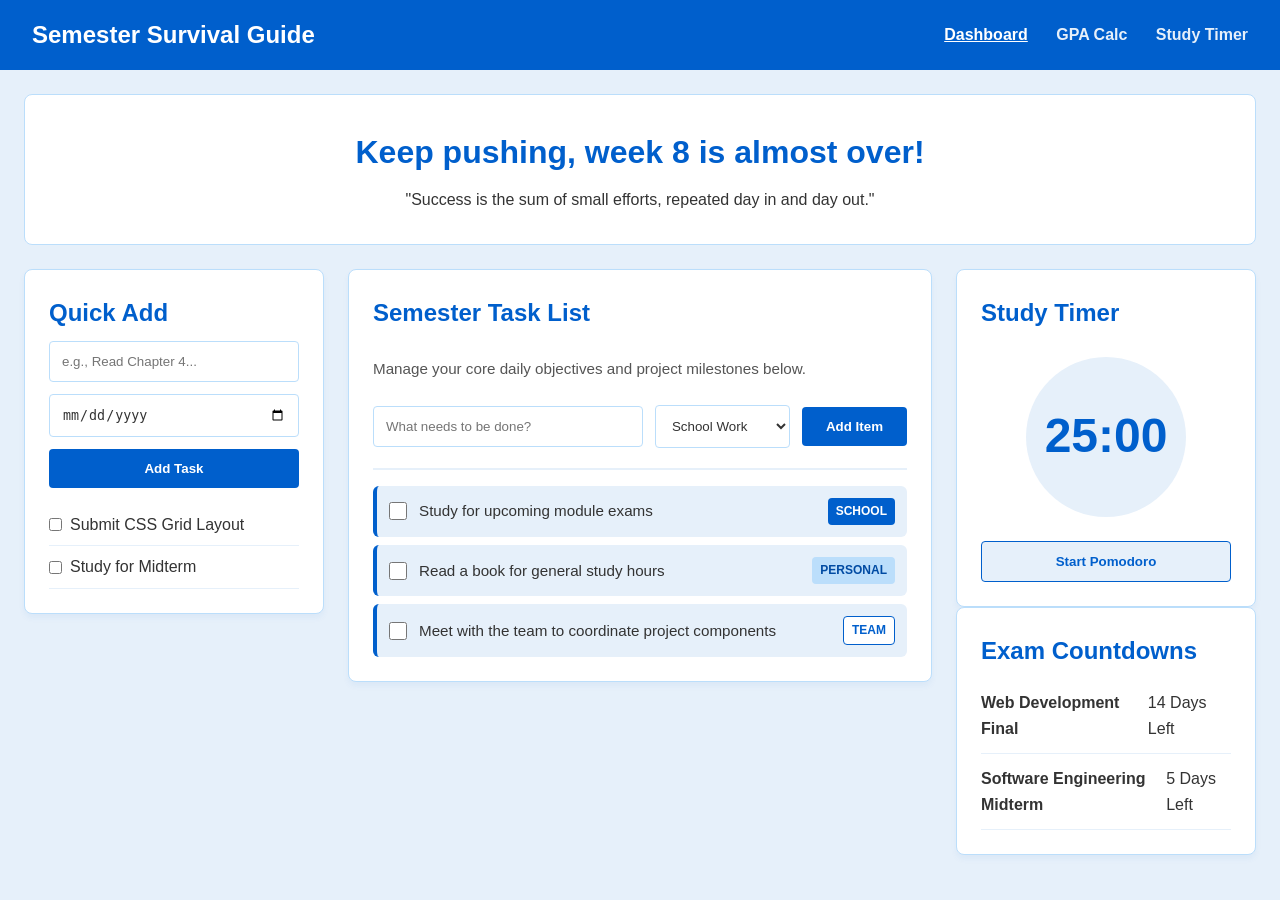
<file: team project/index.html>
<!DOCTYPE html>
<html lang="en">
<head>
    <meta charset="UTF-8">
    <meta name="viewport" content="width=device-width, initial-scale=1.0">
    <title>Semester Survival Guide</title>
    <meta name="description" content="A robust student study planner and dashboard built with accessibility and progressive enhancement in mind.">
    <link rel="stylesheet" href="styles.css">
</head>
<body>

    <header class="top-nav">
        <div class="logo">Semester Survival Guide</div>
        <nav>
            <a href="#" class="active">Dashboard</a>
            <a href="#">GPA Calc</a>
            <a href="#">Study Timer</a>
        </nav>
    </header>

    <main class="dashboard-grid">
        
        <header class="dashboard-hero">
            <h1>Keep pushing, week 8 is almost over!</h1>
            <p id="quote-placeholder">"Success is the sum of small efforts, repeated day in and day out."</p>
        </header>

        <aside class="sidebar-left">
            <section class="card task-tracker">
                <h2>Quick Add</h2>
                <div class="quick-add">
                    <label for="new-task" class="sr-only">New Assignment</label>
                    <input type="text" id="new-task" placeholder="e.g., Read Chapter 4...">
                    
                    <label for="task-date" class="sr-only">Due Date</label>
                    <input type="date" id="task-date">
                    
                    <button type="button" class="btn-primary">Add Task</button>
                </div>
                
                <ul class="task-list">
                    <li>
                        <input type="checkbox" id="task1">
                        <label for="task1">Submit CSS Grid Layout</label>
                    </li>
                    <li>
                        <input type="checkbox" id="task2">
                        <label for="task2">Study for Midterm</label>
                    </li>
                </ul>
            </section>
        </aside>

        <section class="main-content">
            <div class="card todo-container">
                <h2>Semester Task List</h2>
                <p class="section-desc">Manage your core daily objectives and project milestones below.</p>
                
                <div class="todo-form">
                    <div class="form-group text-input">
                        <label for="main-todo-input" class="sr-only">Add a new task</label>
                        <input type="text" id="main-todo-input" placeholder="What needs to be done?">
                    </div>
                    <div class="form-group select-input">
                        <label for="main-todo-category" class="sr-only">Category</label>
                        <select id="main-todo-category">
                            <option value="school">School Work</option>
                            <option value="team">Team Collaboration</option>
                            <option value="personal">Personal Reading / Growth</option>
                        </select>
                    </div>
                    <button type="button" class="btn-primary" id="add-todo-btn">Add Item</button>
                </div>

                <ul class="todo-list">
                    <li class="todo-item">
                        <input type="checkbox" id="todo-1">
                        <label for="todo-1">Study for upcoming module exams</label>
                        <span class="category-badge school">School</span>
                    </li>
                    <li class="todo-item">
                        <input type="checkbox" id="todo-2">
                        <label for="todo-2">Read a book for general study hours</label>
                        <span class="category-badge personal">Personal</span>
                    </li>
                    <li class="todo-item">
                        <input type="checkbox" id="todo-3">
                        <label for="todo-3">Meet with the team to coordinate project components</label>
                        <span class="category-badge team">Team</span>
                    </li>
                </ul>
            </div>
        </section>

        <aside class="sidebar-right">
            <section class="card study-tool">
                <h2>Study Timer</h2>
                <div class="clock-placeholder">
                    <span class="time-display">25:00</span>
                </div>
                <button type="button" class="btn-secondary">Start Pomodoro</button>
            </section>

            <section class="card exam-countdown">
                <h2>Exam Countdowns</h2>
                <div class="countdown-item">
                    <strong>Web Development Final</strong>
                    <span>14 Days Left</span>
                </div>
                <div class="countdown-item">
                    <strong>Software Engineering Midterm</strong>
                    <span>5 Days Left</span>
                </div>
            </section>
        </aside>

    </main>

</body>
</html>
</file>
<file: team project/styles.css>
/* --- Global Variables & Resets --- */
:root {
    --primary-blue: #005fcc;
    --primary-hover: #004ba3;
    --light-blue: #e6f0fa;
    --border-blue: #bbdefb;
    --white: #ffffff;
    --text-dark: #333333;
    --text-light: #555555;
}

* {
    box-sizing: border-box;
    margin: 0;
    padding: 0;
}

body {
    font-family: Arial, sans-serif;
    background-color: var(--light-blue);
    color: var(--text-dark);
    line-height: 1.6;
}

/* Accessibility: Hidden labels for screen readers but kept layout clean */
.sr-only {
    position: absolute;
    width: 1px;
    height: 1px;
    padding: 0;
    margin: -1px;
    overflow: hidden;
    clip: rect(0, 0, 0, 0);
    border: 0;
}

/* --- Typography & Focus States --- */
h1, h2 {
    color: var(--primary-blue);
    margin-bottom: 0.5rem;
}

a:focus-visible, 
input:focus-visible, 
select:focus-visible, 
button:focus-visible {
    outline: 3px solid var(--primary-blue);
    outline-offset: 2px;
}

/* --- Global Header --- */
.top-nav {
    background-color: var(--primary-blue);
    color: var(--white);
    padding: 1rem 2rem;
    display: flex;
    flex-wrap: wrap;
    justify-content: space-between;
    align-items: center;
}

.top-nav .logo {
    font-size: 1.5rem;
    font-weight: bold;
}

.top-nav nav a {
    color: var(--light-blue);
    text-decoration: none;
    margin-left: 1.5rem;
    font-weight: bold;
}

.top-nav nav a.active, 
.top-nav nav a:hover {
    color: var(--white);
    text-decoration: underline;
}

/* --- Mobile-First Layout Base --- */
.dashboard-grid {
    padding: 1.5rem;
    display: grid;
    gap: 1.5rem;
}

.card {
    background-color: var(--white);
    border: 1px solid var(--border-blue);
    border-radius: 8px;
    padding: 1.5rem;
    box-shadow: 0 4px 6px rgba(0, 95, 204, 0.05);
}

.dashboard-hero {
    text-align: center;
    background-color: var(--white);
    padding: 2rem;
    border-radius: 8px;
    border: 1px solid var(--border-blue);
}

/* --- Base Form Controls & Buttons --- */
input[type="text"], 
input[type="date"], 
select {
    width: 100%;
    padding: 0.75rem;
    margin-bottom: 0.75rem;
    border: 1px solid var(--border-blue);
    border-radius: 4px;
    background-color: var(--white);
    color: var(--text-dark);
}

button {
    width: 100%;
    padding: 0.75rem;
    border: none;
    border-radius: 4px;
    font-weight: bold;
    cursor: pointer;
    transition: background-color 0.2s;
}

.btn-primary {
    background-color: var(--primary-blue);
    color: var(--white);
}

.btn-primary:hover {
    background-color: var(--primary-hover);
}

.btn-secondary {
    background-color: var(--light-blue);
    color: var(--primary-blue);
    border: 1px solid var(--primary-blue);
}

.btn-secondary:hover {
    background-color: var(--border-blue);
}

/* --- Left Column: Simple Task List --- */
.task-list {
    list-style: none;
    margin-top: 1rem;
}

.task-list li {
    padding: 0.5rem 0;
    border-bottom: 1px solid var(--light-blue);
    display: flex;
    align-items: center;
    gap: 0.5rem;
}

/* --- Center Column: Main To-Do Layout --- */
.todo-container {
    display: flex;
    flex-direction: column;
    gap: 1rem;
}

.section-desc {
    color: var(--text-light);
    font-size: 0.95rem;
    margin-bottom: 0.5rem;
}

.todo-form {
    display: flex;
    flex-direction: column;
    gap: 0.75rem;
    padding-bottom: 1.25rem;
    border-bottom: 2px solid var(--light-blue);
}

.todo-form .form-group {
    width: 100%;
}

.todo-form input, 
.todo-form select {
    margin-bottom: 0; /* Clear baseline spacing for inline alignment later */
}

.todo-list {
    list-style: none;
    display: flex;
    flex-direction: column;
    gap: 0.5rem;
}

.todo-item {
    display: flex;
    align-items: center;
    gap: 0.75rem;
    padding: 0.75rem;
    background-color: var(--light-blue);
    border-radius: 6px;
    border-left: 4px solid var(--primary-blue);
}

.todo-item input[type="checkbox"] {
    width: 18px;
    height: 18px;
    cursor: pointer;
}

.todo-item label {
    flex-grow: 1;
    cursor: pointer;
    font-size: 0.95rem;
}

/* Clean strike-through presentation state when completed */
.todo-item input[type="checkbox"]:checked + label {
    text-decoration: line-through;
    color: var(--text-light);
}

/* --- Category Badges --- */
.category-badge {
    font-size: 0.75rem;
    font-weight: bold;
    padding: 0.25rem 0.5rem;
    border-radius: 4px;
    text-transform: uppercase;
    white-space: nowrap;
}

.category-badge.school {
    background-color: var(--primary-blue);
    color: var(--white);
}

.category-badge.team {
    background-color: var(--white);
    color: var(--primary-blue);
    border: 1px solid var(--primary-blue);
}

.category-badge.personal {
    background-color: var(--border-blue);
    color: var(--primary-hover);
}

/* --- Right Column: Study Tools Elements --- */
.clock-placeholder {
    font-size: 3rem;
    font-weight: bold;
    color: var(--primary-blue);
    text-align: center;
    margin: 1.5rem auto;
    padding: 2rem;
    background-color: var(--light-blue);
    border-radius: 50%;
    aspect-ratio: 1 / 1;
    max-width: 160px;
    display: flex;
    align-items: center;
    justify-content: center;
}

.countdown-item {
    display: flex;
    justify-content: space-between;
    padding: 0.75rem 0;
    border-bottom: 1px solid var(--light-blue);
}

/* --- Responsive Adjustments (Mid-size Tablet screens) --- */
@media (min-width: 600px) {
    .todo-form {
        flex-direction: row;
        align-items: center;
    }
    
    .todo-form .text-input {
        flex: 2;
    }
    
    .todo-form .select-input {
        flex: 1;
    }
    
    .todo-form button {
        width: auto;
        padding: 0.75rem 1.5rem;
        white-space: nowrap;
    }
}

/* --- Desktop Layout Grid System (Large Viewports) --- */
@media (min-width: 1024px) {
    .dashboard-grid {
        grid-template-columns: 300px 1fr 300px;
        grid-template-rows: auto 1fr;
        grid-template-areas: 
            "hero hero hero"
            "sidebar-left main sidebar-right";
        align-items: start;
    }

    .dashboard-hero { grid-area: hero; }
    .sidebar-left { grid-area: sidebar-left; }
    .main-content { grid-area: main; }
    .sidebar-right { grid-area: sidebar-right; }
}
</file>
